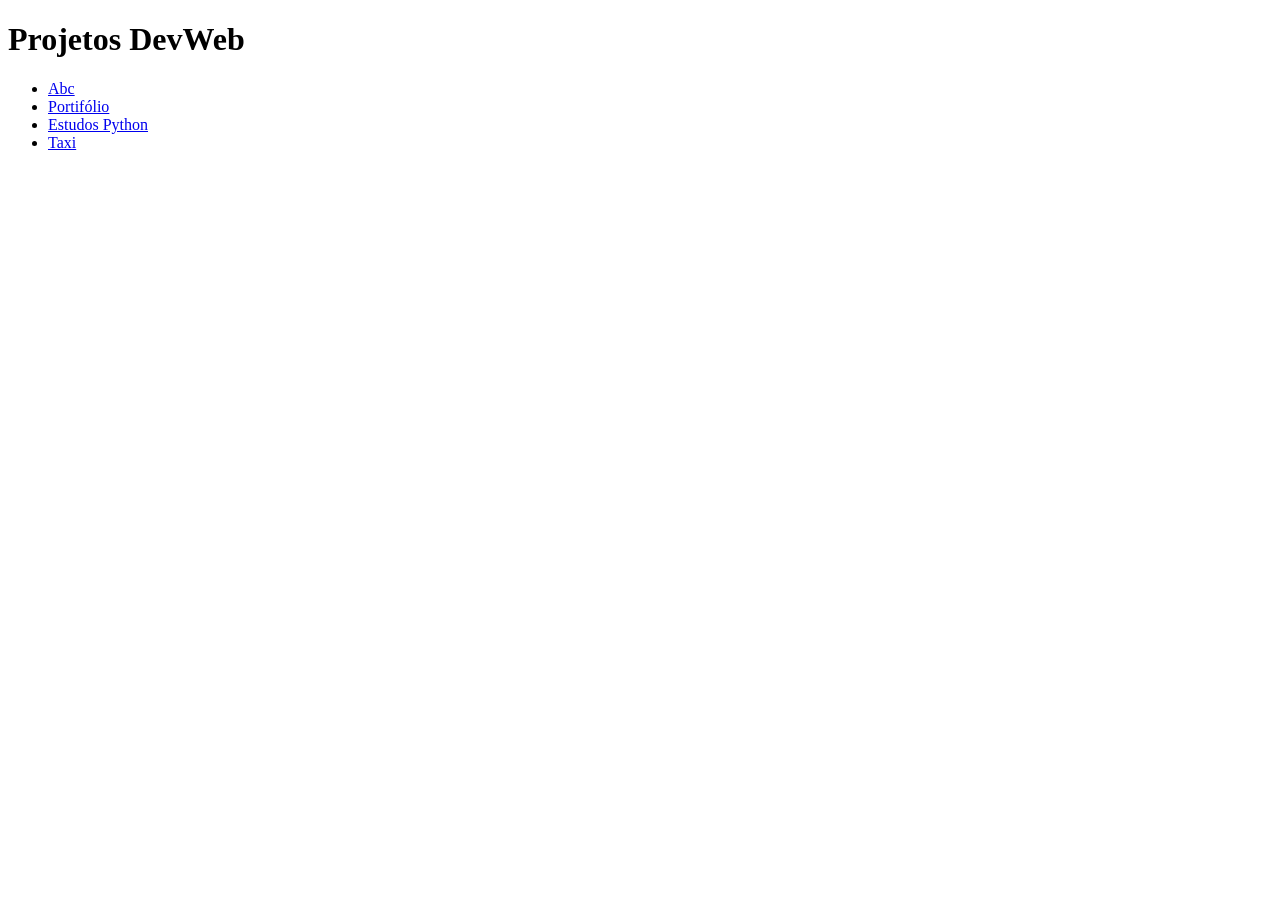
<file: index.html>
<!DOCTYPE html>
<html lang="en">
<head>
    <meta charset="UTF-8">
    <meta name="viewport" content="width=device-width, initial-scale=1.0">
    <title>Projetos Devweb</title>
</head>
<body>
    <main>
        <header>
            <h1>Projetos DevWeb</h1>
            <ul>
                <li><a href="abc/">Abc</a></li>
                <li><a href="portiflio/">Portifólio</a></li>
                <li><a href="python/">Estudos Python</a></li>
                <li><a href="atv-taxi/">Taxi</a></li>
            </ul>
        </header>
    </main>
</body>
</html>
</file>
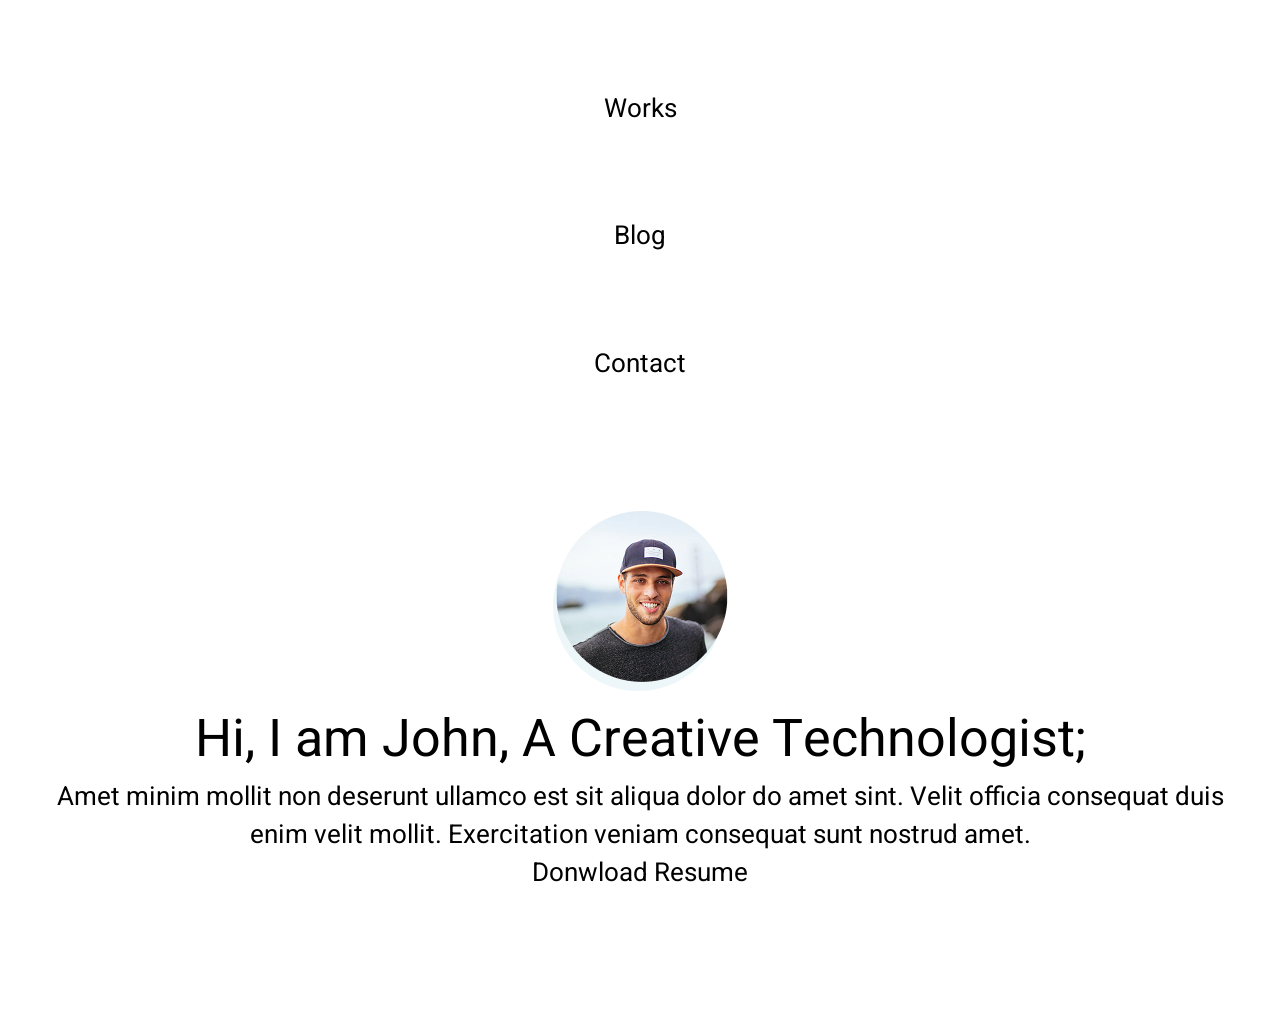
<file: abc/index.html>
<!DOCTYPE html>
<html lang="pt-br">

<head>
    <meta charset="UTF-8">
    <meta name="viewport" content="width=device-width, initial-scale=1.0">
    <title>Home</title>
    <style>
        @import url('https://fonts.googleapis.com/css2?family=Heebo:wght@100..900&display=swap');
    </style>
    <link rel="stylesheet" href="css/reset.css">
    <link rel="stylesheet" href="css/style.css">
</head>
<header>
    <nav>
        <ul>
            <li>
                <a href="index.html">Works</a>
            </li>
            <li>
                <a href="blog.html">Blog</a>
            </li>
            <li>
                <a href="#">Contact</a>
            </li>
        </ul>
    </nav>
</header>
<main>
    <section class="banner">
        <img src="img/ele.png" alt="John">
        <h1>Hi, I am John,
            A Creative Technologist;</h1>
        <p>Amet minim mollit non deserunt ullamco est sit aliqua dolor do amet sint. Velit officia consequat duis enim
            velit mollit. Exercitation veniam consequat sunt nostrud amet.</p>
            <a href="#">Donwload Resume</a>
    </section>
</main>

<body>

</body>

</html>
</file>
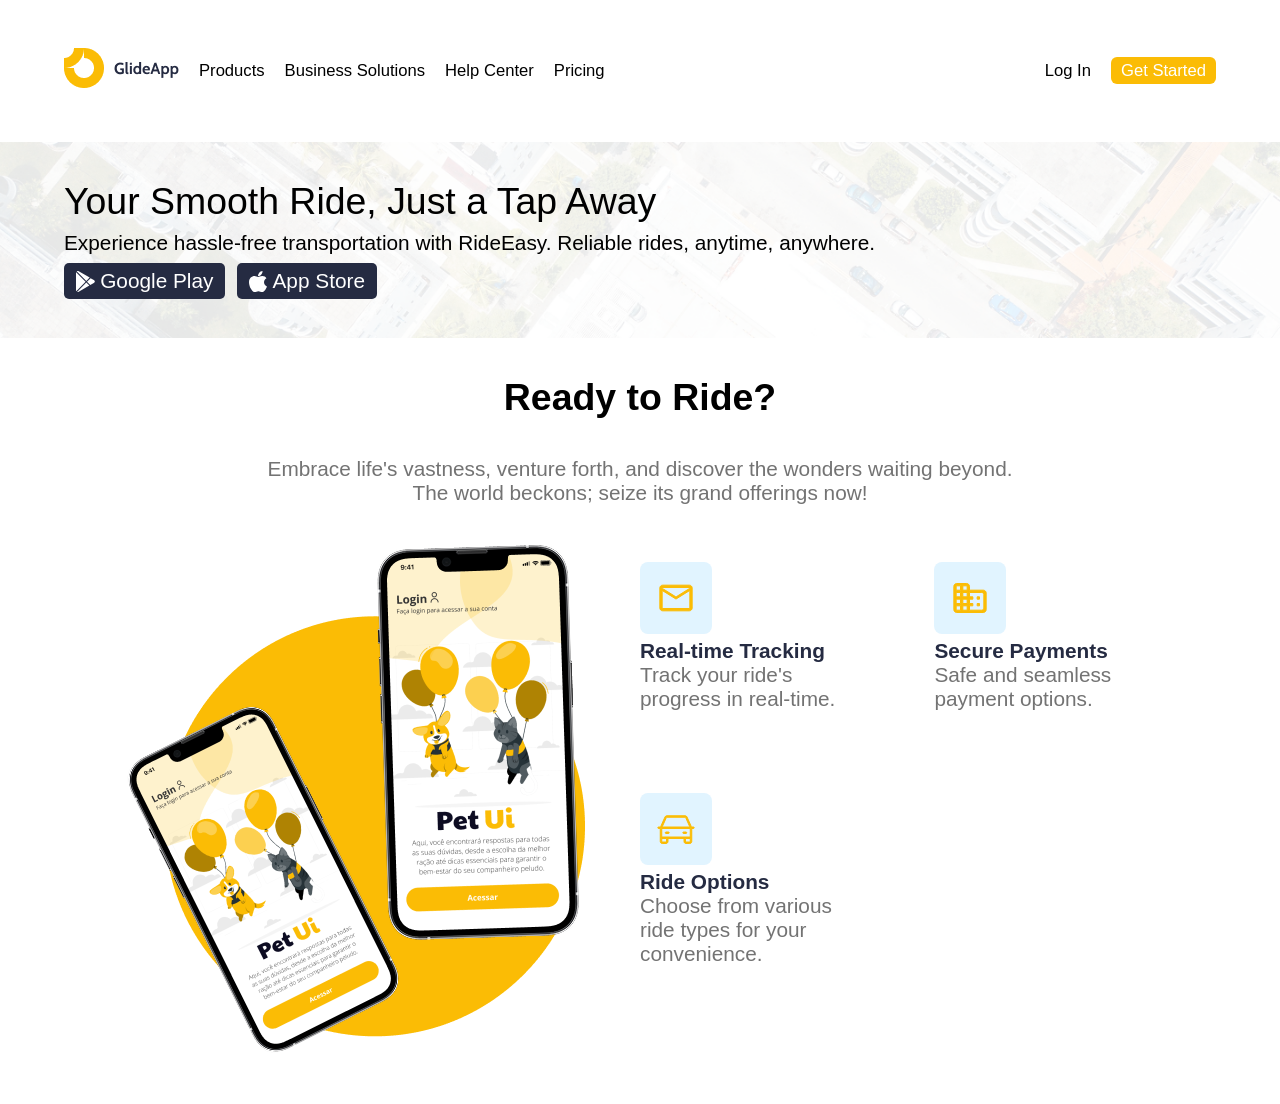
<file: atv-taxi/index.html>
<!doctype html>
<html lang="en">
  <head>
    <meta charset="UTF-8" />
    <meta name="viewport" content="width=device-width, initial-scale=1.0" />
    <title>Taxi</title>
    <link rel="stylesheet" href="css/reset.css" />
    <link rel="stylesheet" href="css/styles.css" />
  </head>

  <body>
    <header>
      <nav>
        <ul>
          <li>
            <a href="index.html">
              <img src="img/images/logo-glide-app.png" alt="logo" />
            </a>
          </li>
          <li>
            <a href="#">Products</a>
          </li>
          <li>
            <a href="#">Business Solutions</a>
          </li>
          <li>
            <a href="#">Help Center</a>
          </li>
          <li>
            <a href="#">Pricing</a>
          </li>
        </ul>
        <ul>
          <li class="fonte-amarelo">
            <a href="#">Log In</a>
          </li>
          <li class="botao-amarelo">
            <a href="#">Get Started</a>
          </li>
        </ul>
      </nav>
    </header>
    <main>
      <section class="banner">
        <div class="texto">
          <h2>Your Smooth Ride, Just a Tap Away</h2>
          <p>
            Experience hassle-free transportation with RideEasy. Reliable rides,
            anytime, anywhere.
          </p>
          <p class="buttons">
            <a href="#">
              <img src="img/images/icon-button-google.svg" alt="icon" />
              <span>Google Play</span>
            </a>

            <a href="#">
              <img src="img/images/icon-apple-ios.svg" alt="" />
              <span>App Store</span>
            </a>
          </p>
        </div>
        <div class="imagem">
          <img src="img/images/iphone-pet-ui.png" alt="phone" />
        </div>
      </section>
      <section class="ready">
        <h2>Ready to Ride?</h2>
        <p>Embrace life's vastness, venture forth, and discover the wonders waiting beyond. The world beckons; seize its grand offerings now!</p>
        <div>
          <div class="imagem">                
            <img src="img/images/smartphones-pet-uis.png" alt="phone">
          </div>
          <div class="lista">
            <ul>
              <li>
                <img src="img/images/icon-back-blue-letter.svg" alt="carta">
                <h3>Real-time Tracking</h3>
                <p>Track your ride's progress in real-time.</p>
              </li>
              <li>
                <img src="img/images/icon-back-blue-building.svg" alt="building">
                <h3>Secure Payments</h3>
                <p>Safe and seamless payment options.</p>
              </li>
              <li>
                <img src="img/images/icon-back-blue-car.svg" alt="car">
                <h3>Ride Options</h3>
                <p>Choose from various ride types for your convenience.</p>
              </li>
            </ul>
          </div>
        </div>
      </section>
    </main>
  </body>
</html>
</file>
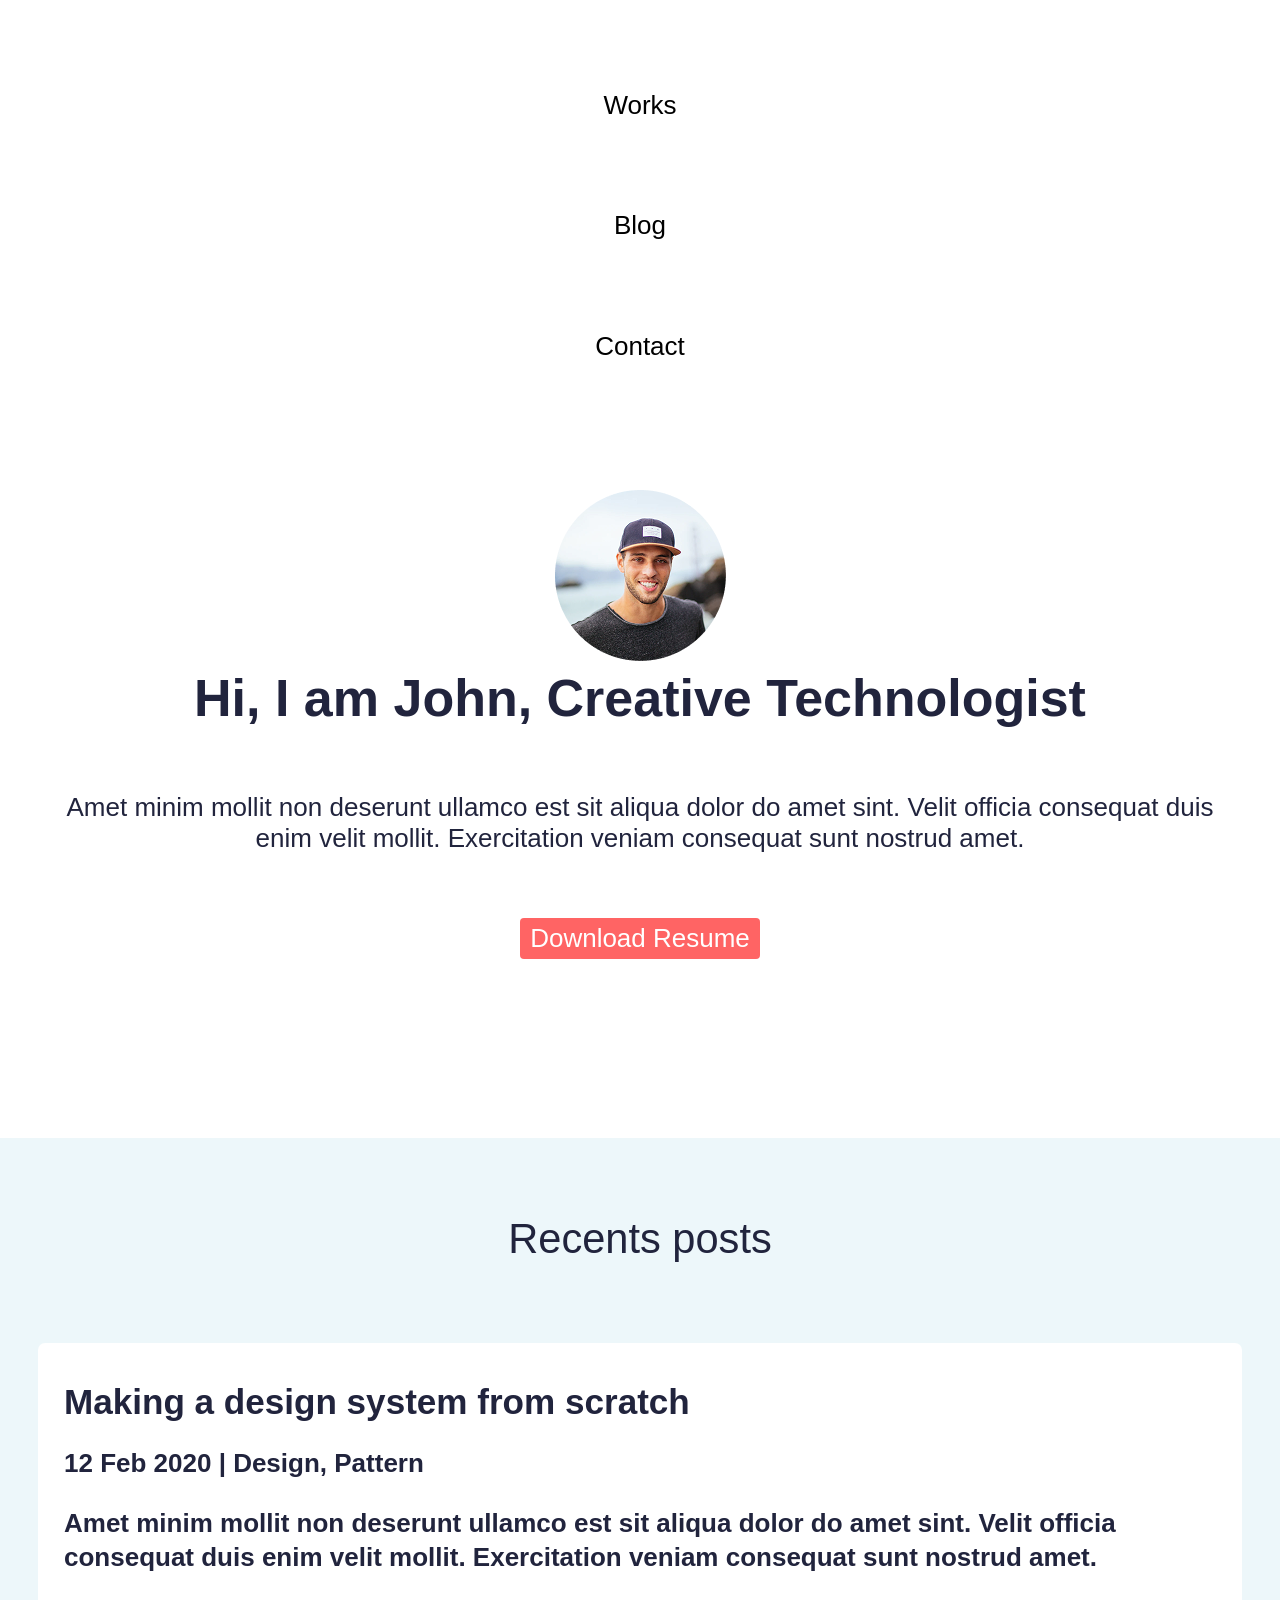
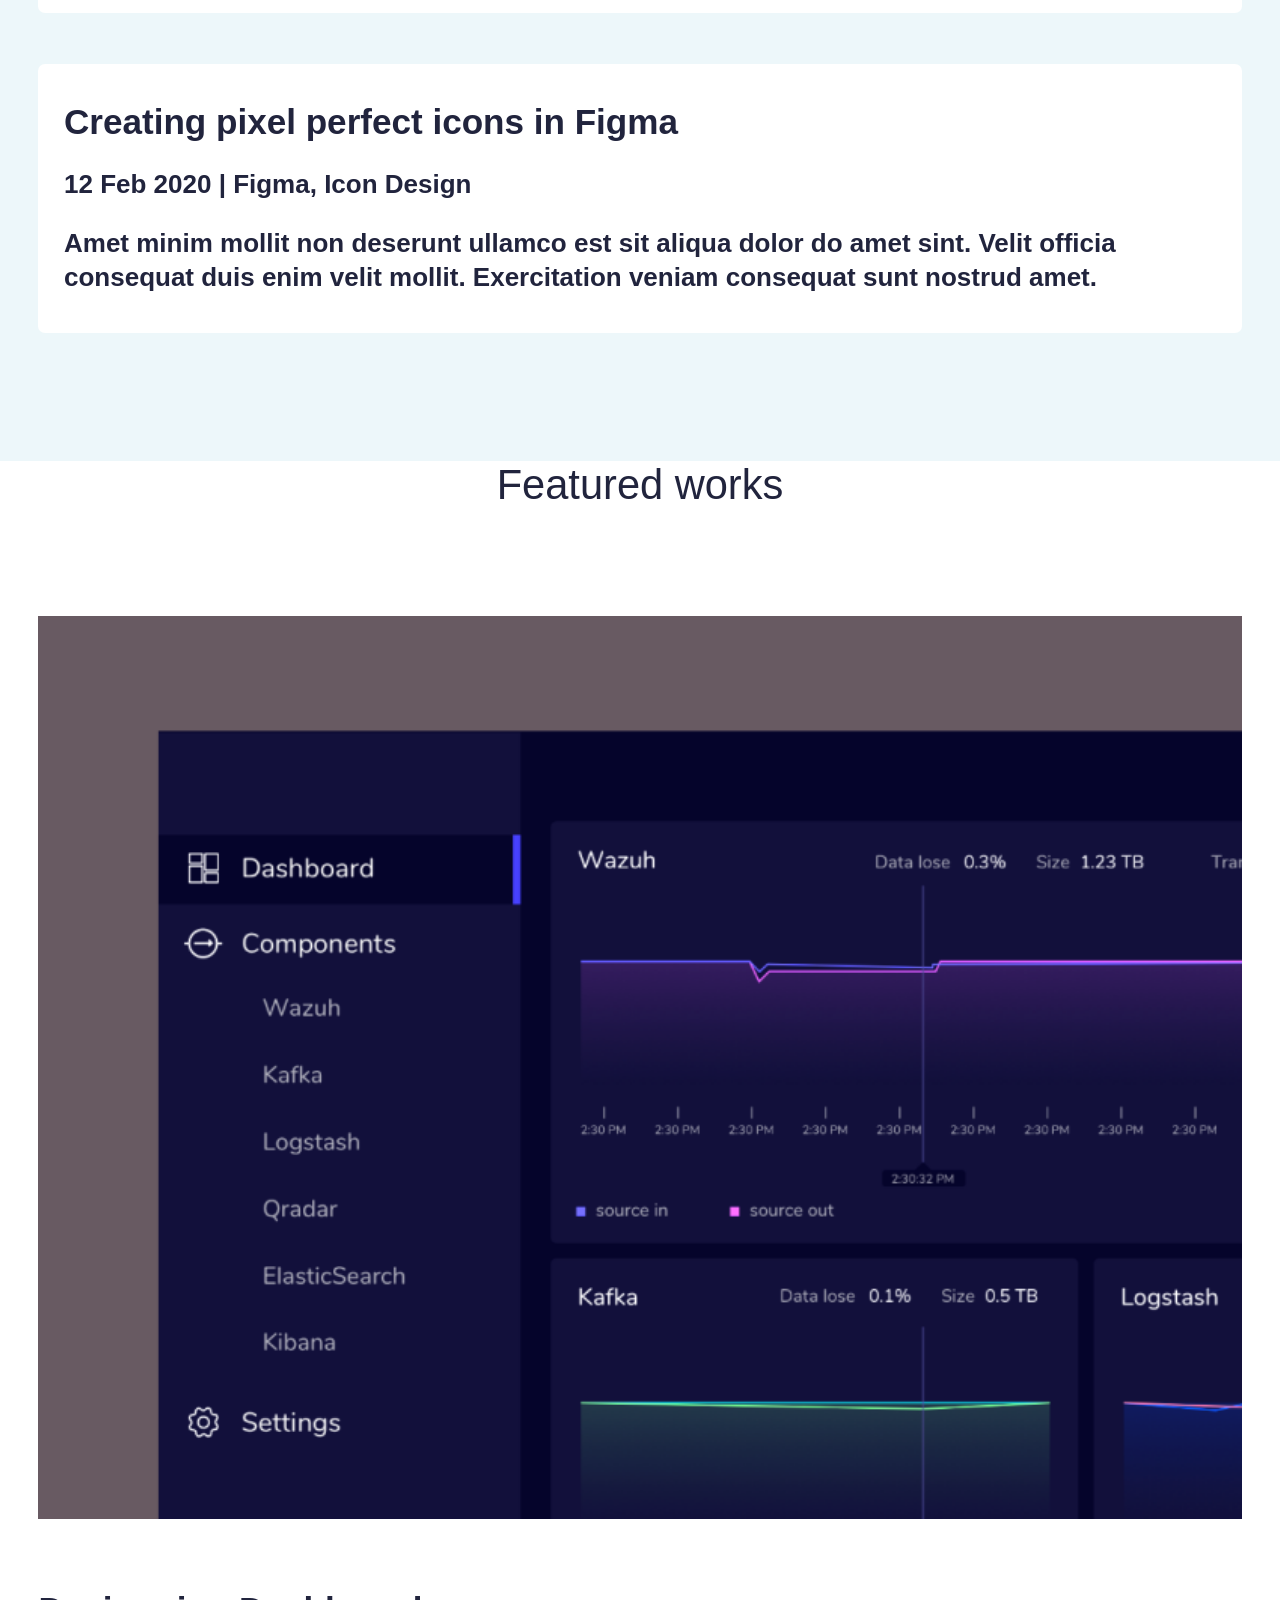
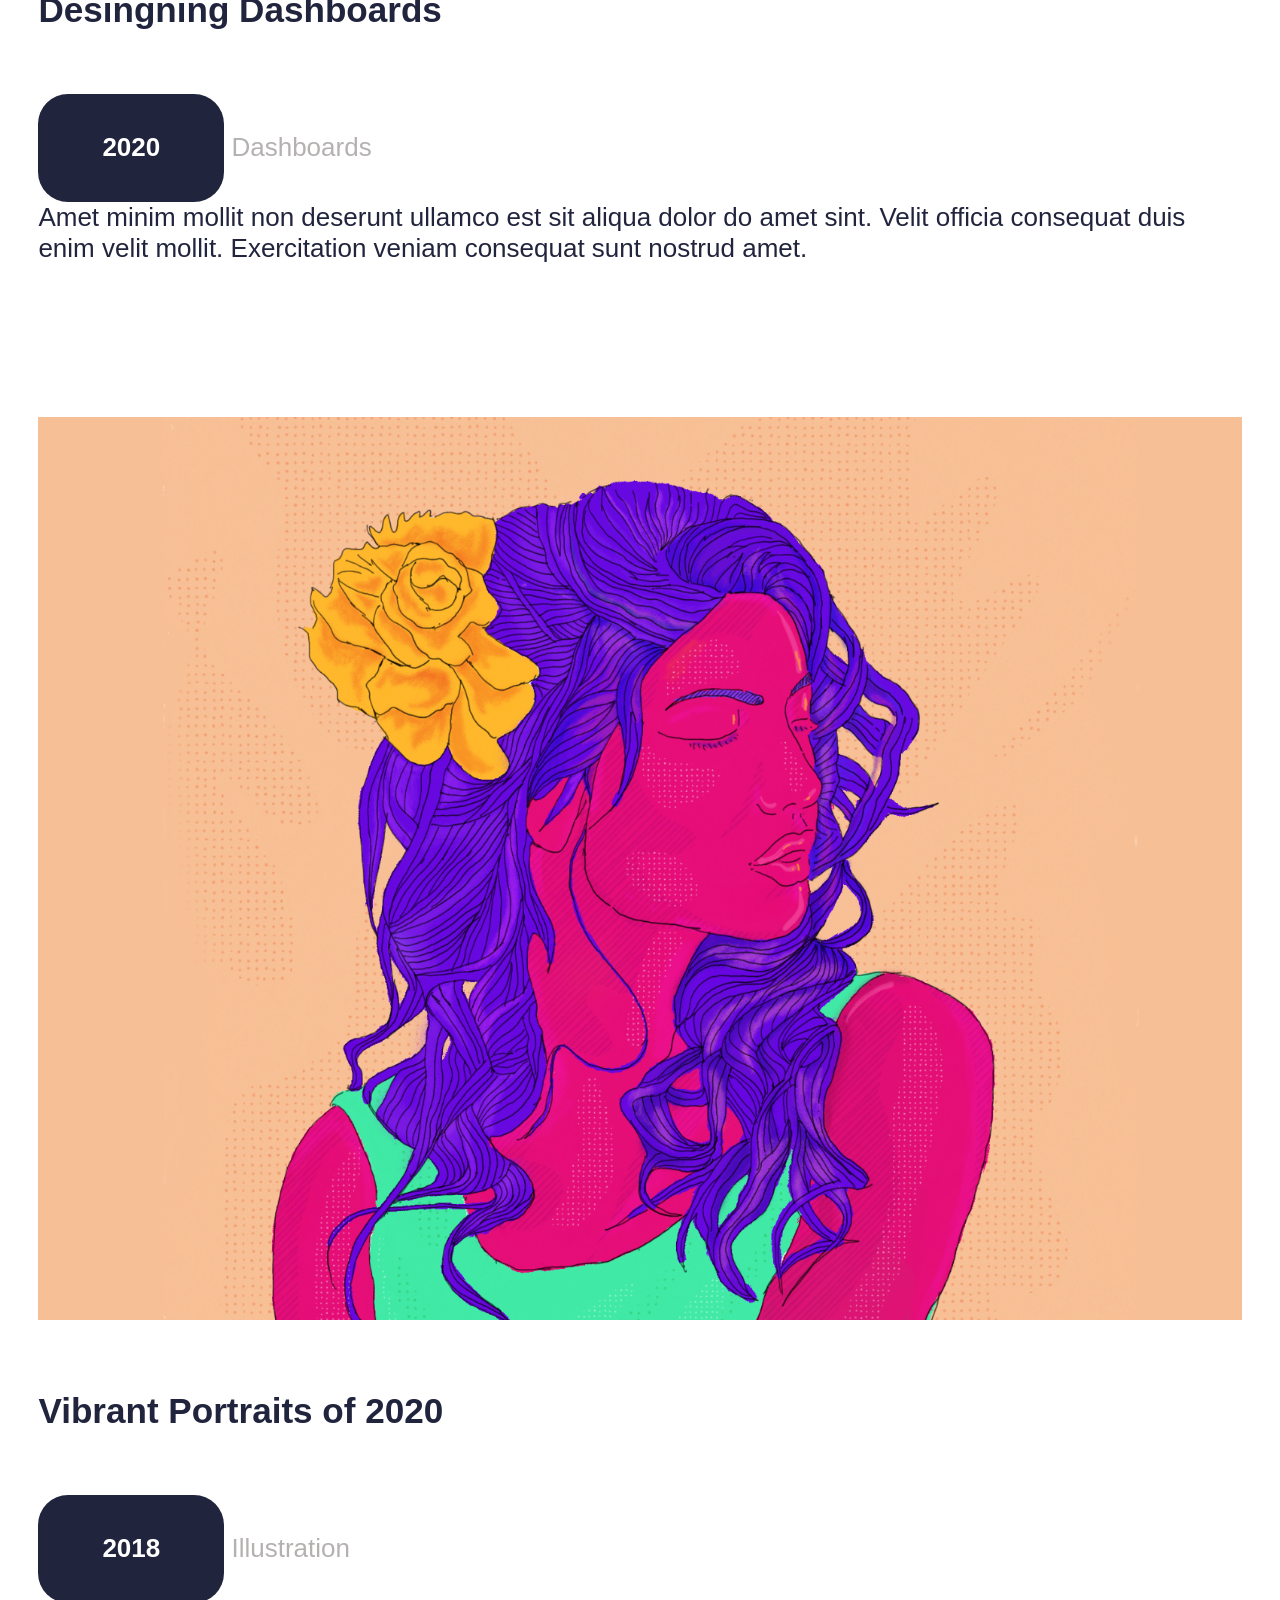
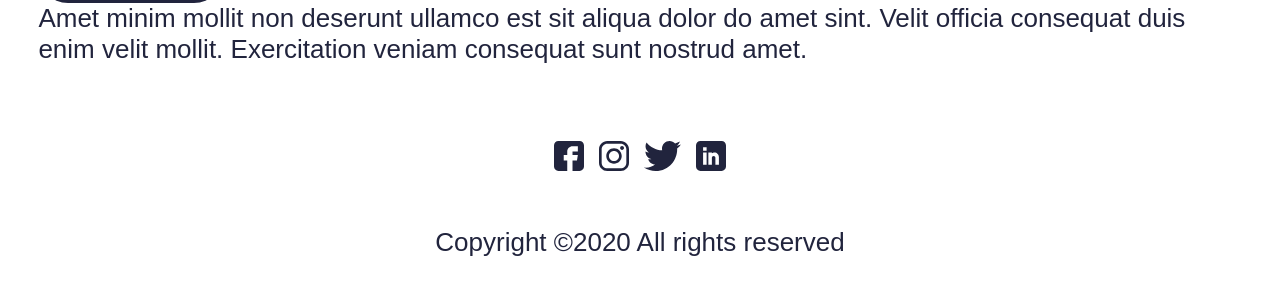
<file: portiflio/index.html>
<!DOCTYPE html>
<html lang="en">
<head>
    <meta charset="UTF-8">
    <meta name="viewport" content="width=device-width, initial-scale=1.0">
    <link rel="stylesheet" href="css/reset.css">
    <link rel="stylesheet" href="css/sla.css">
    <title>portifólio</title>
</head>
<body>
    <header>
        <nav>
            <ul>
                <li>
                    <a href="index.html">Works</a>
                </li>
                <li>
                    <a href="blog.html">Blog</a>
                </li>
                <li>
                    <a href="#">Contact</a>
                </li>
            </ul>
        </nav>
    </header>
    <main>
        <section class="banner">
            <img src="imagens/Ellipse 1.png" alt="">
        <h1>
            Hi, I am John, Creative Technologist
        </h1>
        <p>
            Amet minim mollit non deserunt ullamco est sit aliqua dolor do amet sint. Velit officia consequat duis enim velit mollit. Exercitation veniam consequat sunt nostrud amet.
        </p>
        <p>
            <a href="#">Download Resume</a>
        </p>
        </section>
        <section class="rc-posts">
                <h2>Recents posts</h2>
                <ul>
                    <li>
                        <h3>Making a design system from scratch</h3>
                        <p>12 Feb 2020 | Design, Pattern</p>
                        <p>Amet minim mollit non deserunt ullamco est sit aliqua dolor do amet sint. Velit officia consequat duis enim velit mollit. Exercitation veniam consequat sunt nostrud amet.</p>
                    </li>
                    <li>
                        <h3>Creating pixel perfect icons in Figma</h3>
                        <p>12 Feb 2020 | Figma, Icon Design</p>
                        <p>Amet minim mollit non deserunt ullamco est sit aliqua dolor do amet sint. Velit officia consequat duis enim velit mollit. Exercitation veniam consequat sunt nostrud amet.</p>
                    </li>
                </ul>
        </section>
        <section class="ft-works">
            <h2>Featured works</h2>
            <ul>
                <li>
                    <img src="imagens/codigo.png" alt="Desktop">
                    <h3>Desingning Dashboards</h3>
                    <p class="categorias"><span>2020</span> Dashboards</p>
                    <p class="amet">Amet minim mollit non deserunt ullamco est sit aliqua dolor do amet sint. Velit officia consequat duis enim velit mollit. Exercitation veniam consequat sunt nostrud amet.</p>
                </li>
                <li>
                    <img src="imagens/femea.png" alt="verao">
                    <h3>Vibrant Portraits of 2020</h3>
                    <p class="categorias"><span>2018</span> Illustration</p>
                    <p class="amet">Amet minim mollit non deserunt ullamco est sit aliqua dolor do amet sint. Velit officia consequat duis enim velit mollit. Exercitation veniam consequat sunt nostrud amet.</p>
                </li>
            </ul>
        </section>
    </main>
    <footer>
        <div class="icones-centro">
            <a href="#"> <img src="imagens/fb.svg" alt="fb"> </a>
            <a href="#"> <img src="imagens/insta.svg" alt="insta"> </a>
            <a href="#"> <img src="imagens/Group.svg" alt="twt"> </a>
            <a href="#"> <img src="imagens/Linkedin.svg" alt="Linkedin"> </a>
        </div>
        <p>Copyright ©2020 All rights reserved </p>
    </footer>

</body>
</html>
</file>
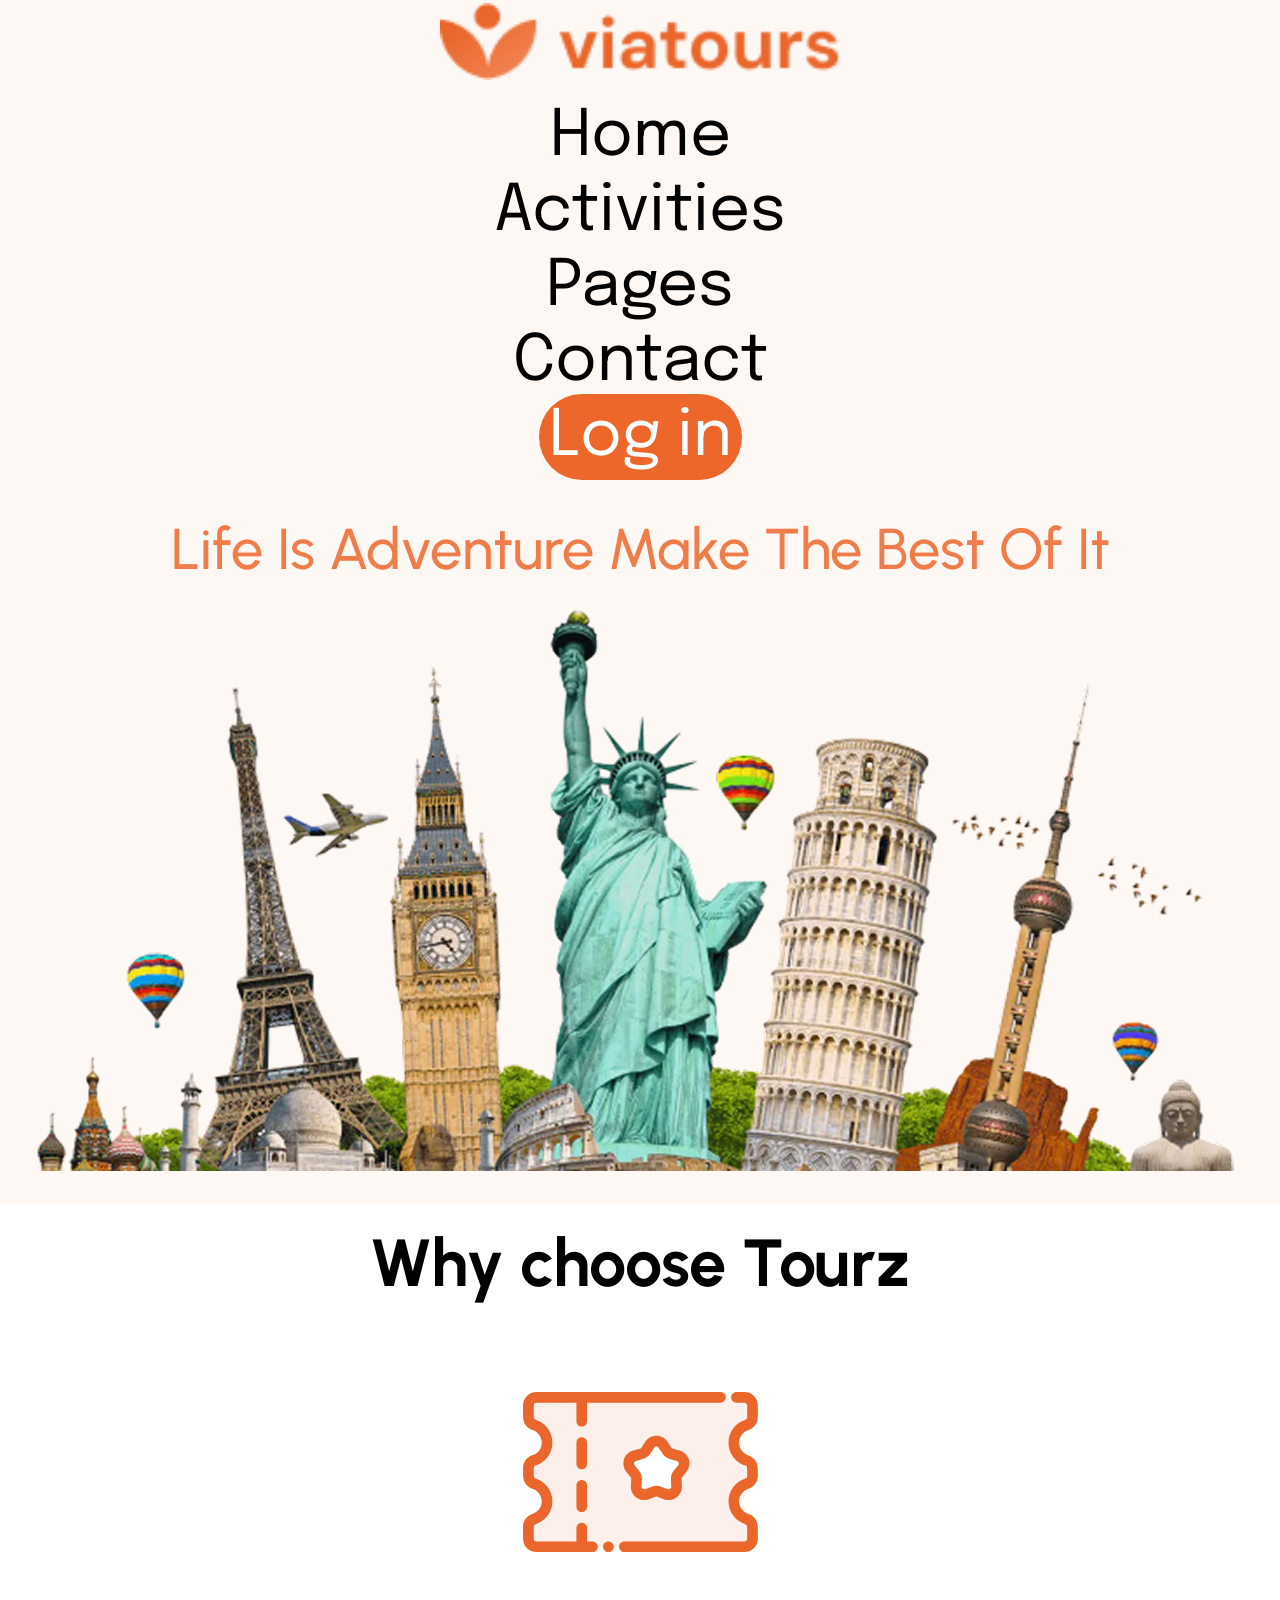
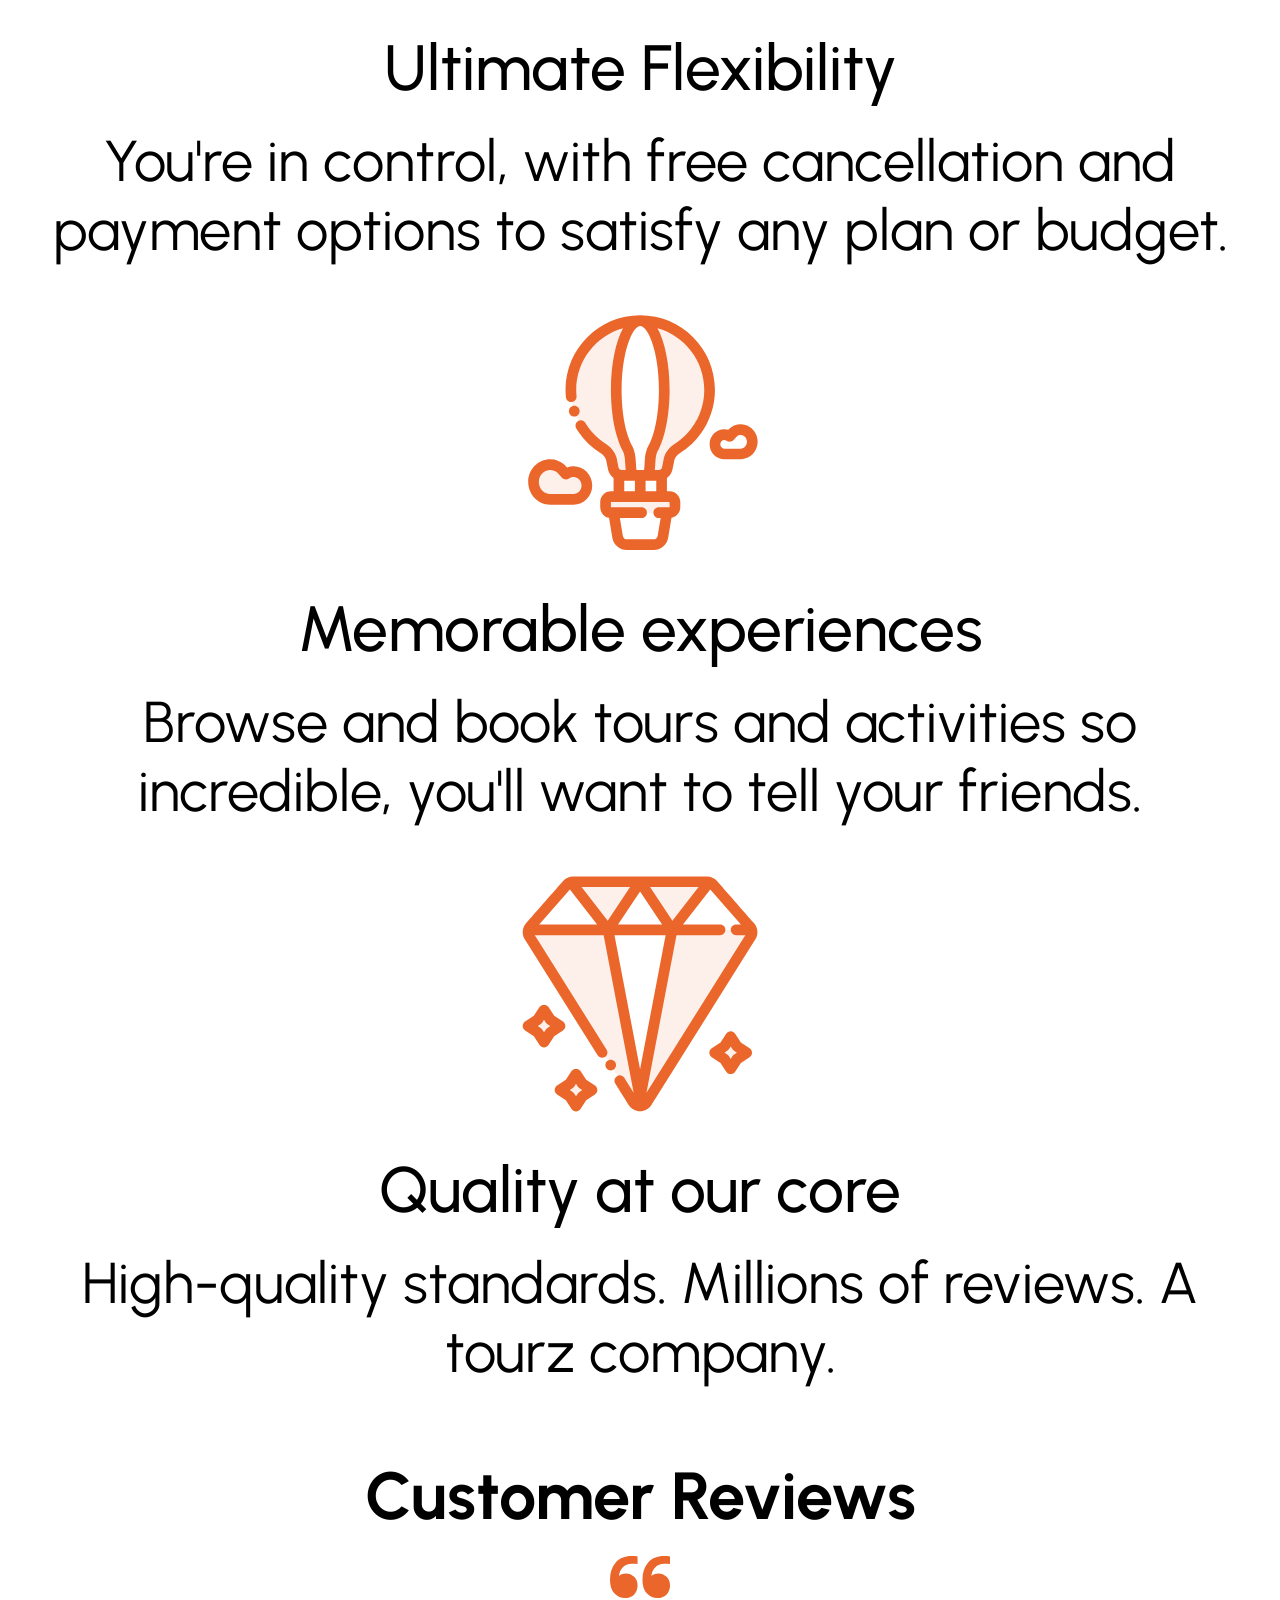
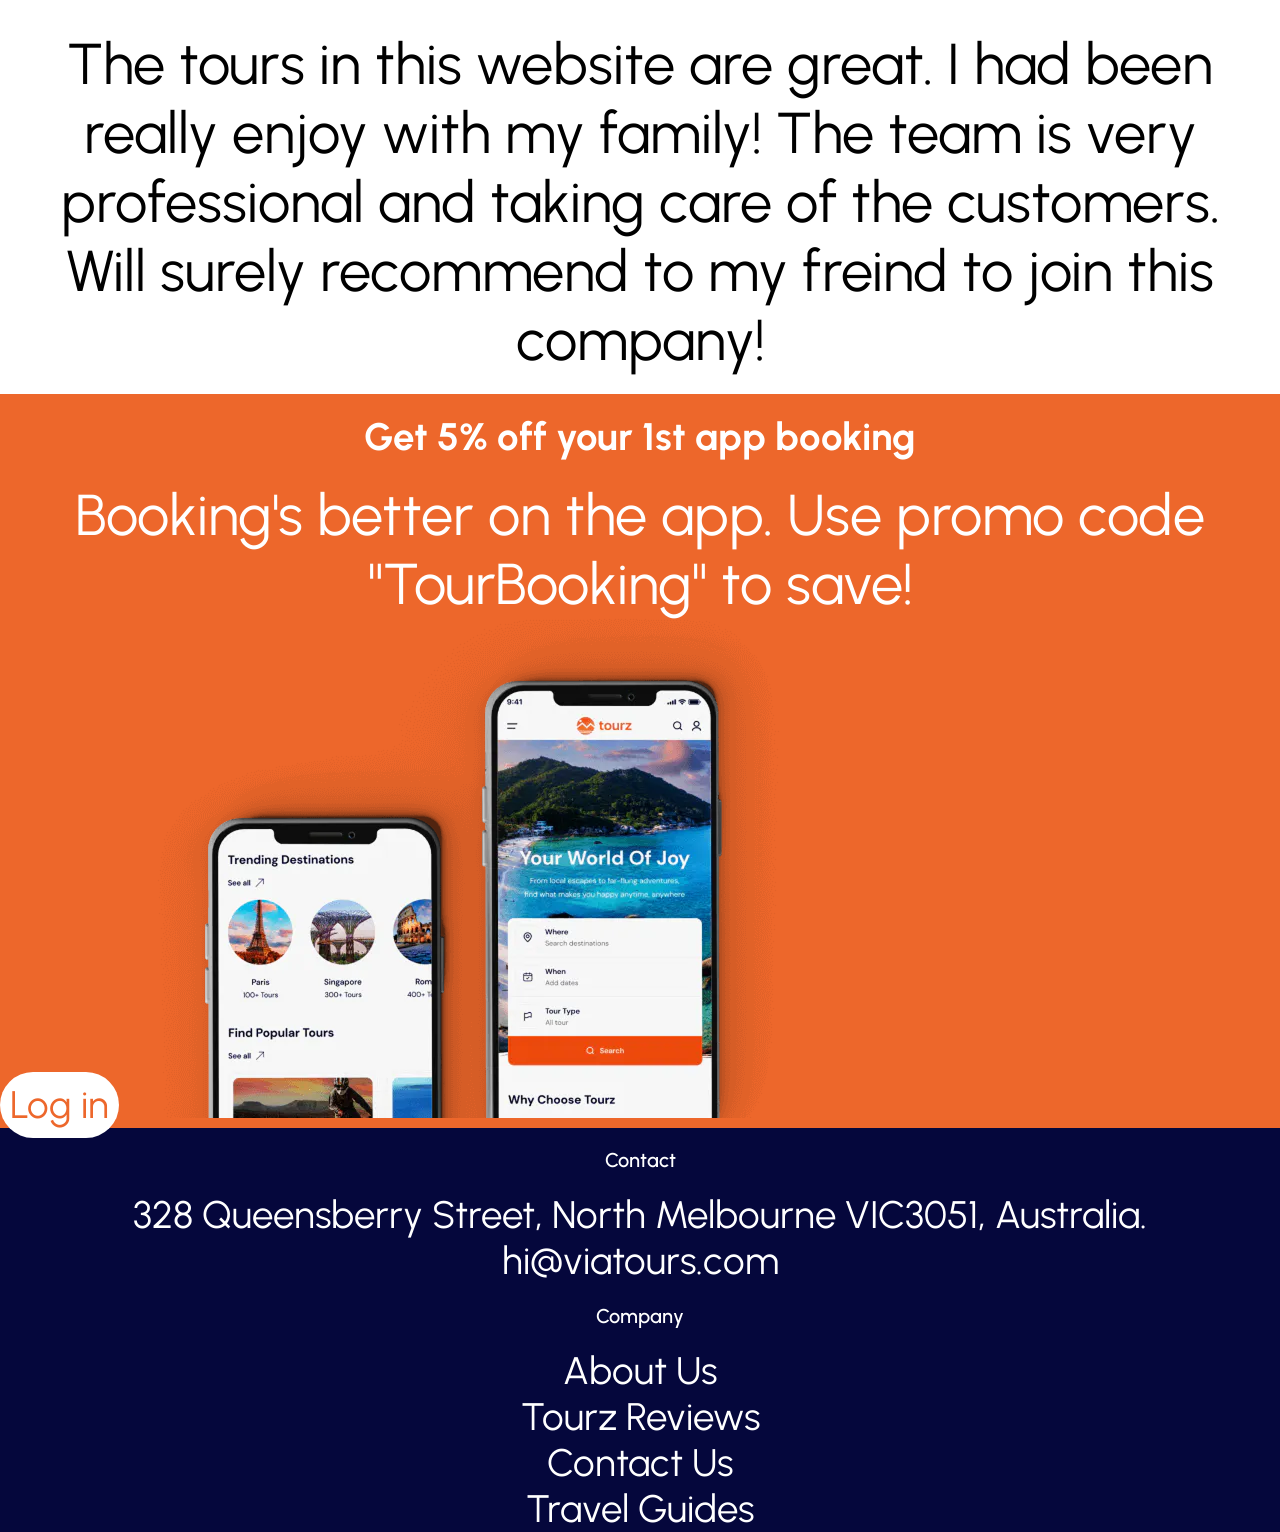
<file: revisaoProva/atv-prova-viatours/index.html>
<!DOCTYPE html>
<html lang="en">
<head>
    <meta charset="UTF-8">
    <meta name="viewport" content="width=device-width, initial-scale=1.0">
    <title>Viatours</title>
    <link rel="stylesheet" href="css/reset.css">
    <link rel="stylesheet" href="css/style.css">
</head>
<body>
    <header>
        <nav>
            <ul>
                <li><img src="imagens/logo-viatours.png" alt="logo"></li>
                <li><a href="#">Home</a></li>
                <li><a href="#">Activities</a></li>
                <li><a href="#">Pages</a></li>
                <li><a href="#">Contact</a></li>
                <li><span><a href="#">Log in</a></span></li>
            </ul>
        </nav>
    </header>
    <main>
        <section id="banner">
            <h1>Life Is Adventure Make The Best Of It</h1>
            <img src="imagens/imagem-banner.png" alt="banner">
        </section>
        <section id="why">
            <ul>                    
                <h2><span>Why choose Tourz</span></h2>
                <li>
                    
                    <img src="imagens/icon-ticket.svg" alt="icon">
                    <h2>Ultimate Flexibility</h2>
                    <p>You're in control, with free cancellation and payment options to satisfy any plan or budget.</p>
                </li>
                <li>
                    <img src="imagens/icon-balloon.svg.svg" alt="icon">
                    <h2>Memorable experiences</h2>
                    <p>Browse and book tours and activities so incredible, you'll want to tell your friends.</p>
                <li>
                    <img src="imagens/icon-diamond.svg.svg" alt="icon">
                    <h2>Quality at our core</h2>
                    <p>High-quality standards. Millions of reviews. A tourz company.</p>
                </li>
            </ul>
        </section>
        <section id="reviews">
            <h2>Customer Reviews</h2>
            <img src="imagens/aspas.svg" alt="''">
            <p>The tours in this website are great. I had been really enjoy with my family! The team is very professional and taking care of the customers. Will surely recommend to my freind to join this company!</p>
        </section>
        <section id="get">
            <h2>Get 5% off your 1st app booking</h2>
            <p>Booking's better on the app. Use promo code "TourBooking" to save!</p>
            <a href="#">Log in</a>
            <img src="imagens/celular.png" alt="img">
        </section>
    </main>
    <footer>
        <h2>Contact</h2>
        <p>328 Queensberry Street, North Melbourne VIC3051, Australia.</p>
        <p>hi@viatours.com</p>
        <div>
            <h2>Company</h2>
            <ul>
                <li><a href="#">About Us</a></li>
                <li><a href="#">Tourz Reviews</a></li>
                <li><a href="#">Contact Us</a></li>
                <li><a href="#">Travel Guides</a></li>
            </ul>
        </div>
    </footer>
</body>
</html>
</file>
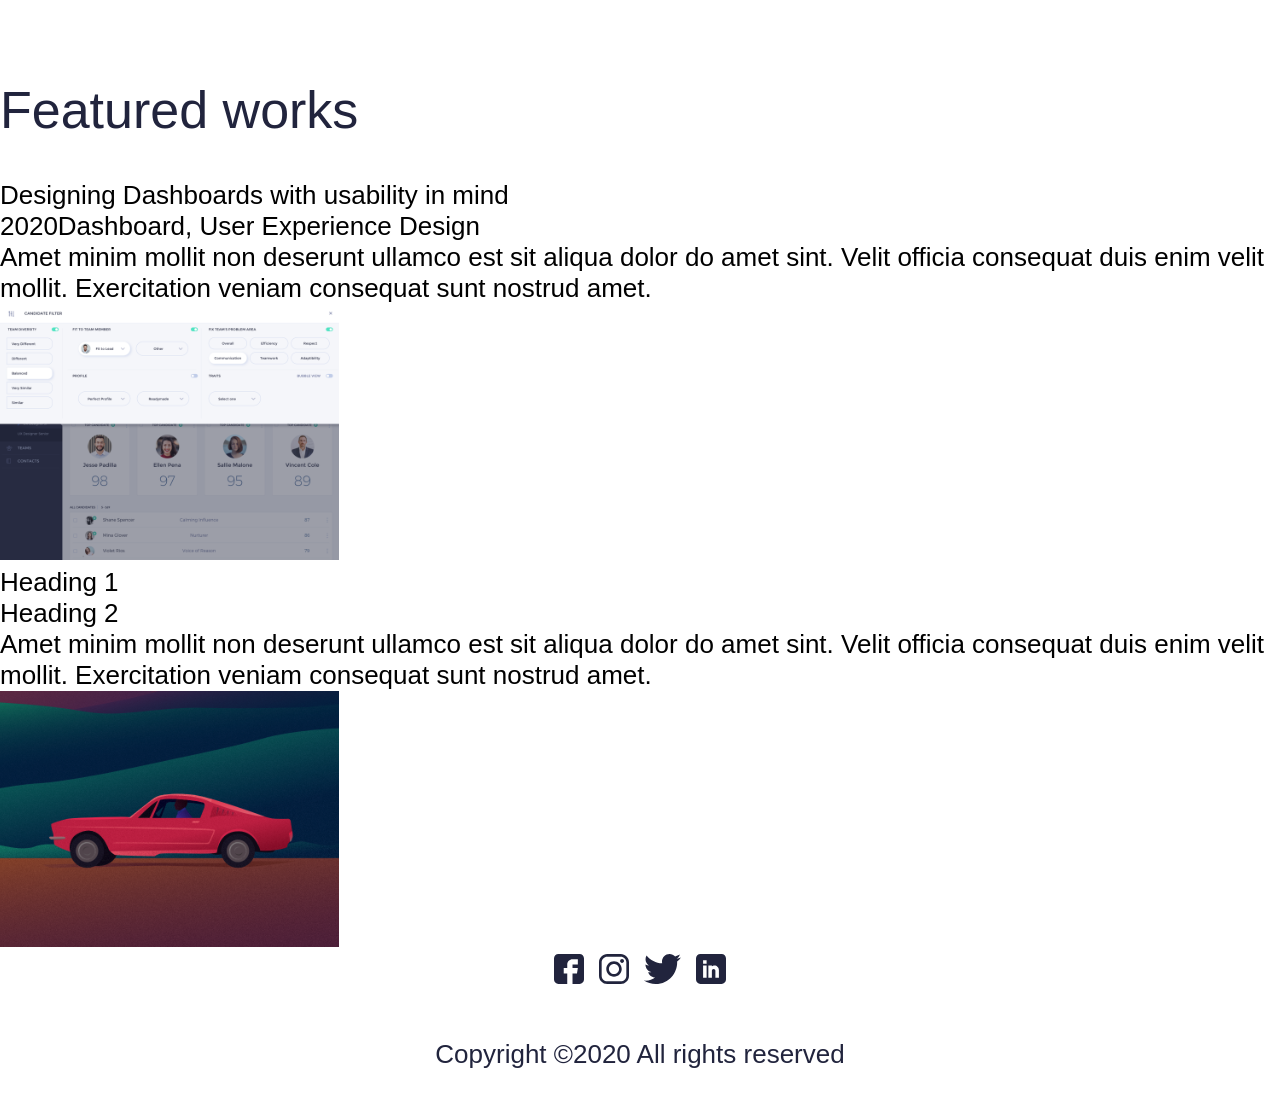
<file: portiflio/works.html>
<!DOCTYPE html>
<html lang="en">
<head>
    <meta charset="UTF-8">
    <meta name="viewport" content="width=device-width, initial-scale=1.0">
    <link rel="stylesheet" href="css/reset.css">
    <link rel="stylesheet" href="css/sla.css">
    <title>Work Detail - Mobile</title>
</head>
<body>
    <header class="header">
        <h1>Featured works</h1>
    </header>
    <main>
        <section id="bea">
            <h1>Designing Dashboards with usability in mind</h1>
            <p class="userEx"><span>2020</span>Dashboard, User Experience Design</p>
            <p class="text1">Amet minim mollit non deserunt ullamco est sit aliqua dolor do amet sint. Velit officia consequat duis enim velit mollit. Exercitation veniam consequat sunt nostrud amet.</p>
            <img src="imagens/Rectangle 4.svg" alt="imagem">
        </section>
        <section>
            <h1>Heading 1</h1>
            <h2>Heading 2</h2>
            <p class="pe">Amet minim mollit non deserunt ullamco est sit aliqua dolor do amet sint. Velit officia consequat duis enim velit mollit. Exercitation veniam consequat sunt nostrud amet.</p>
            <img src="imagens/Rectangle 5.svg" alt="car">
        </section>
    </main>
    <footer>
        <div class="icones-centro">
            <a href="#"> <img src="imagens/fb.svg" alt="fb"> </a>
            <a href="#"> <img src="imagens/insta.svg" alt="insta"> </a>
            <a href="#"> <img src="imagens/Group.svg" alt="twt"> </a>
            <a href="#"> <img src="imagens/Linkedin.svg" alt="Linkedin"> </a>
        </div>
        <p>Copyright ©2020 All rights reserved </p>
    </footer>
</body>
</file>
<file: abc/css/style.css>
/* == css global == */
html {
    font-size: clamp(1rem, calc(0.5rem + 2vw), 1.625rem);
    font-family: "Heebo", sans-serif;
}

/* == header == */

header nav ul li {
    text-align: center;
    padding: 7vw 0 0 0;
}

/* == banner == */

section.banner {
    text-align: center;
    padding: 10vw 3vw 10vw  3vw;
}

section.banner h1{
    font-size: 2rem ;
}
</file>
<file: atv-taxi/css/styles.css>
html {
  font-size: clamp(1rem, calc(0.5rem + 1vw), 4rem);
  font-family: 'Trebuchet MS', 'Lucida Sans Unicode', 'Lucida Grande', 'Lucida Sans', Arial, sans-serif;
}

header {
  text-align: center;
  padding: 3vw 5vw 3vw 5vw;
}

header nav ul li {
  margin: 10px 0px;
}

header nav ul li fonte-amarelo {
  color: #fbbc05;
}

header nav ul li.botao-amarelo a {
  color: white;
  background-color: #fbbc05;
  padding: 4px 10px 4px 10px;
  border-radius: 6px;
}

header nav ul li.botao-amarelo a:hover {
    background: none;
    border: 3px solid #fbbc05;
    color: #a77d00;
}

header nav ul li a:hover {
    color: #a77d00;
}

.banner {
  background: url(../img/images/background-banner.png);
  background-size: 100% auto;
  padding: 3vw 5vw;
}

section.banner div.imagem {
  display: none;
}

section.banner h2 {
  font-size: 1.8rem;
}

section.banner p a {
  background-color: #252b42;
  display: inline-block;
  padding: 6px 12px 6px 12px;
  border-radius: 5px;
  color: white;
  display: flex;
  align-items: center;
}

section.banner p {
  display: flex;
  gap: 12px;
  margin: 8px 0 0 0;
}

section.banner p img {
  height: 1rem;
  display: inline-block;
  margin: 0 5px 0 0;
}

.ready div.imagem {
  display: none;
}

.ready {
  text-align: center;
  padding: 3vw 5vw;
}

.ready h2 {
  font-size: 1.8rem;
  font-weight: bold;
}

.ready p {
  color: #737373;
}

.ready ul li {
  margin: 18px 0 0 0;
}

.ready ul li h3 {
  font-weight: bolder;
  color: #252B42;
}

@media only screen and (min-width: 600px) {
  header nav {
    display: flex;
    justify-content: space-between;
    font-size: 0.8rem;
    align-items: center;
  }

  header nav ul {
    display: flex;
    align-items: center;
    gap: 20px;
  }

  header nav ul li a:hover {
    color: #a77d00;
  }


  header nav ul li.botao-amarelo a:hover {
    background: none;
    border: 3px solid #fbbc05;
  }

  .banner div.imagem {
    display: block;
  }

  .banner {
    display: flex;
    align-items: center;
    justify-content: space-between;
  }

  .banner div.imagem img {
    height: 45vw;
  }

  .ready div.imagem {
    display: block;
  }

  .ready >div {
    display: flex;
  }

  .ready div.lista ul {
    display: flex;
    gap: 5vw;
    flex-wrap: wrap;
    text-align: left;
  }

  .ready div.lista ul li {
    width: 40%;
  }

  .ready div div {
    width: 50%;
  }

  .ready >p {
    padding: 3vw 15vw;
  }

}
</file>
<file: portiflio/css/sla.css>
/* == css global == */
html {font-family: "Heebo", sans-serif;
  font-size: clamp(1rem, calc(0.5rem + 2vw), 1.625rem);
}


header nav ul li {
    text-align: center;
    padding: 7vw 0 0 0 ;
}

section.banner{
    text-align: center;
    padding: 10vw 3vw 10vw 3vw;
}

section.banner h1{
    font-size: 2rem;
}

section.banner p a{
    background: #ff6464;
    color: white;
    padding: 5px 10px 5px 10px;
    display: inline-block;
    border-radius: 4px;
}

section.banner p {
    margin: 5vw 0 4vw 0;
}

section.rc-posts{
    background: #EDF7FA;
    padding: 6vw 3vw 6vw 3vw;
}

section.rc-posts h2{
    text-align: center;
    font-size: 1.6rem;
    padding: 0 0 2.3vw 0;
}

section.rc-posts ul li {
    background: white;
    margin: 4vw 0 4vw 0;
    padding: 3vw 2vw 3vw 2vw;
    border-radius: 7px;
}

section.rc-posts ul li h3 {
    font-size: 1.35rem;
    font-weight: bold;
}

section.rc-posts ul li p {
    padding: 2vw 0 0 0;
    line-height: 1.3rem;
}

section.ft-works h2 {
    text-align: center;
    font-size: 1.6rem;
    padding: 0 0 2.3vw 0;
}

section.ft-works ul li {
    padding: 6vw 3vw 6vw 3vw;
}

section.ft-works ul li img{
    width: 100%;
}

section.ft-works ul li h3 {
    font-size: 1.35rem;
    font-weight: bold;
    padding: 5vw 0 5vw 0;
}

section.ft-works p.categorias {
    color: rgb(181, 177, 177);
}

section.ft-works p.categorias span {
    background: #21243d;
    color: white;
    padding: 3vw 5vw 3vw 5vw;
    border-radius: 15px;
    display: inline-block;
}

section.ft-works p.texto {
    color: #21243D;
    padding: 3vw 5vw 3vw 5vw;
}

footer p {
    color: #21243D;
    padding: 3vw ;
    text-align: center;
}

.icones-centro {
    display: flex;
    justify-content: center;
    gap: 15px;
    margin-bottom: 10px;
}

html {font-family: "Heebo", sans-serif;
  font-size: clamp(1rem, calc(0.5rem + 2vw), 1.625rem);
}

header nav ul li {
    text-align: center;
    padding: 7vw 0 0 0 ;
}

section.banner{
    text-align: center;
    padding: 10vw 3vw 10vw 3vw;
}

section.banner h1{
    font-size: 2rem;
    font-weight: 800;
    color: #21243D;
}

section.banner p a{
    background: #ff6464;
    color: white;
    padding: 5px 10px 5px 10px;
    display: inline-block;
    border-radius: 4px;
}

section.banner p {
    margin: 5vw 0 4vw 0;
    color: #21243D;
}

section.rc-posts{
    background: #EDF7FA;
    padding: 6vw 3vw 6vw 3vw;
    color: #21243D;
}

section.rc-posts h2{
    text-align: center;
    font-size: 1.6rem;
    padding: 0 0 2.3vw 0;
}

section.rc-posts ul li {
    background: white;
    margin: 4vw 0 4vw 0;
    padding: 3vw 2vw 3vw 2vw;
    border-radius: 7px;
}

section.rc-posts ul li h3 {
    font-size: 1.35rem;
    font-weight: bold;
}

section.rc-posts ul li p {
    padding: 2vw 0 0 0;
    line-height: 1.3rem;
}

section.ft-works h2 {
    text-align: center;
    font-size: 1.6rem;
    padding: 0 0 2.3vw 0;
    color: #21243D;
}

section.ft-works ul li {
    padding: 6vw 3vw 6vw 3vw;
}

section.ft-works ul li img{
    width: 100%;
}

section.ft-works ul li h3 {
    font-size: 1.35rem;
    font-weight: bold;
    padding: 5vw 0 5vw 0;
    color: #21243D;
}

section.ft-works p.categorias {
    color: rgb(181, 177, 177);
}

section.ft-works p.categorias span {
    background: #21243d;
    color: white;
    padding: 3vw 5vw 3vw 5vw;
    border-radius: 30px;
    display: inline-block;
    font-weight: 780;
}

section.ft-works p.texto {
    color: #21243D;
    padding: 3vw 5vw 3vw 5vw;
}

footer p {
    color: #21243D;
    padding: 3vw ;
    text-align: center;
}

.icones-centro {
    display: flex;
    justify-content: center;
    gap: 15px;
    margin-bottom: 10px;
}

html {font-family: "Heebo", sans-serif;
  font-size: clamp(1rem, calc(0.5rem + 2vw), 1.625rem);
}

header nav ul li {
    text-align: center;
    padding: 7vw 0 0 0 ;
}

section.banner{
    text-align: center;
    padding: 10vw 3vw 10vw 3vw;
}

section.banner h1{
    font-size: 2rem;
    font-weight: 800;
    color: #21243D;
}

section.banner p a{
    background: #ff6464;
    color: white;
    padding: 5px 10px 5px 10px;
    display: inline-block;
    border-radius: 4px;
}

section.banner p {
    margin: 5vw 0 4vw 0;
    color: #21243D;
}

section.rc-posts{
    background: #EDF7FA;
    padding: 6vw 3vw 6vw 3vw;
    color: #21243D;
}

section.rc-posts h2{
    text-align: center;
    font-size: 1.6rem;
    padding: 0 0 2.3vw 0;
}

section.rc-posts ul li {
    background: white;
    margin: 4vw 0 4vw 0;
    padding: 3vw 2vw 3vw 2vw;
    border-radius: 7px;
    font-weight: 800;
}

section.rc-posts ul li h3 {
    font-size: 1.35rem;
    font-weight: bold;
}

section.rc-posts ul li p {
    padding: 2vw 0 0 0;
    line-height: 1.3rem;
}

section.ft-works h2 {
    text-align: center;
    font-size: 1.6rem;
    padding: 0 0 2.3vw 0;
    color: #21243D;
}

section.ft-works ul li {
    padding: 6vw 3vw 6vw 3vw;
}

section.ft-works ul li img{
    width: 100%;
}

section.ft-works ul li h3 {
    font-size: 1.35rem;
    font-weight: bold;
    padding: 5vw 0 5vw 0;
    color: #21243D;
}

section.ft-works p.categorias {
    color: rgb(181, 177, 177);
}

section.ft-works p.categorias span {
    background: #21243d;
    color: white;
    padding: 3vw 5vw 3vw 5vw;
    border-radius: 30px;
    display: inline-block;
    font-weight: 900;
}

section.ft-works p.texto {
    color: #21243D;
    padding: 3vw 5vw 3vw 5vw;
}

footer p {
    color: #21243D;
    padding: 3vw ;
    text-align: center;
}

.icones-centro {
    display: flex;
    justify-content: center;
    gap: 15px;
    margin-bottom: 10px;
}

section.ft-works p.amet {
    color: #21243D;
}

header.header {
    font-size: 2rem;
    color: #21243D;
    padding: 80px 0px 40px;
}
/* 
section.bea h1 {
    font-size: 2rem;
    font-weight: 800;
    color: #21243D;
}

section.bea p.userEx span {
    background: #ff6464;
    color: white;
    padding: 3vw 5vw 3vw 5vw;
    border-radius: 30px;
    display: inline-block;
    font-weight: 900;
}
*/
</file>
<file: revisaoProva/atv-prova-viatours/css/style.css>
/* === IMPORTAÇÃO DE FONTES */

@import url("https://fonts.googleapis.com/css2?family=Epilogue:ital,wght@0,100..900;1,100..900&family=Fredoka:wght@300..700&family=Nunito:ital,wght@0,200..1000;1,200..1000&family=Oswald:wght@200..700&family=Urbanist:ital,wght@0,100..900;1,100..900&display=swap");
/*
Fontes Disponíveis:
// Sugiro usar esta 
font-family: "Urbanist", sans-serif; 
font-family: "Fredoka", sans-serif;
font-family: "Epilogue", sans-serif;
font-family: "Nunito", sans-serif;
font-family: "Oswald", sans-serif;
*/
/* ==========================*/

/* ==== FORMATAÇÃO GERAL === */
html {
  font-size: clamp(1rem, 2vw + 0.8rem, 3rem);
  font-family: "Urbanist", sans-serif;
}

nav {
  background-color: #fef8f5;
  text-align: center;
  font-size: 5vw;
  li {
    padding: 3px 3px 6px 3px;
    font-family: "Epilogue", sans-serif;
    span {
      background-color: #ed672b;
      padding: 10px;
      border-radius: 50px;
      color: white;
    }
  }
  img {
    height: 6vw;
  }
}

#banner {
  background-color: #fef8f5;
  font-size: 10vw;
  text-align: center;
  color: #ed682bda;

  h1 {
    padding: 38px 0 1px 0;
    font-size: 1.5rem;
    font-weight: 500;
  }
}

#why {
  li {
    padding: 20px;
  }
  text-align: center;
  display: flex;
  img {
    height: 20vw;
  }
  h2 {
    padding: 20px;
    font-size: 5vw;
    font-weight: 500;
    span {
      font-size: 5.2vw;
      font-weight: bold;
    }
  }
  p {
    font-size: 4.5vw;
  }
}

#reviews {
  text-align: center;
  h2 {
    padding: 50px 0 20px;
    font-size: 5.2vw;
    font-weight: bold;
  }
  p {
    font-size: 4.5vw;
    padding: 20px;
  }
}

#get {
  background-color: #ed672b;
  color: white;
  h2 {
    text-align: center;
    font-weight: 700;
    padding: 20px;
  }
  p {
    font-size: 4.5vw;
    text-align: center;
  }
  a {
    align-items: center;
    background-color: white;
    padding: 10px;
    border-radius: 50px;
    color: #ed672b;
  }
}

footer {
  background-color: #05073c;
  color: white;
  text-align: center;
  h2 {
    font-size: 20px;
    font-weight: 550;
    padding: 20px;
  }
}

/* MEDIA QUERY - DESKTOP */
@media screen and (min-width: 600px) {
}
</file>
